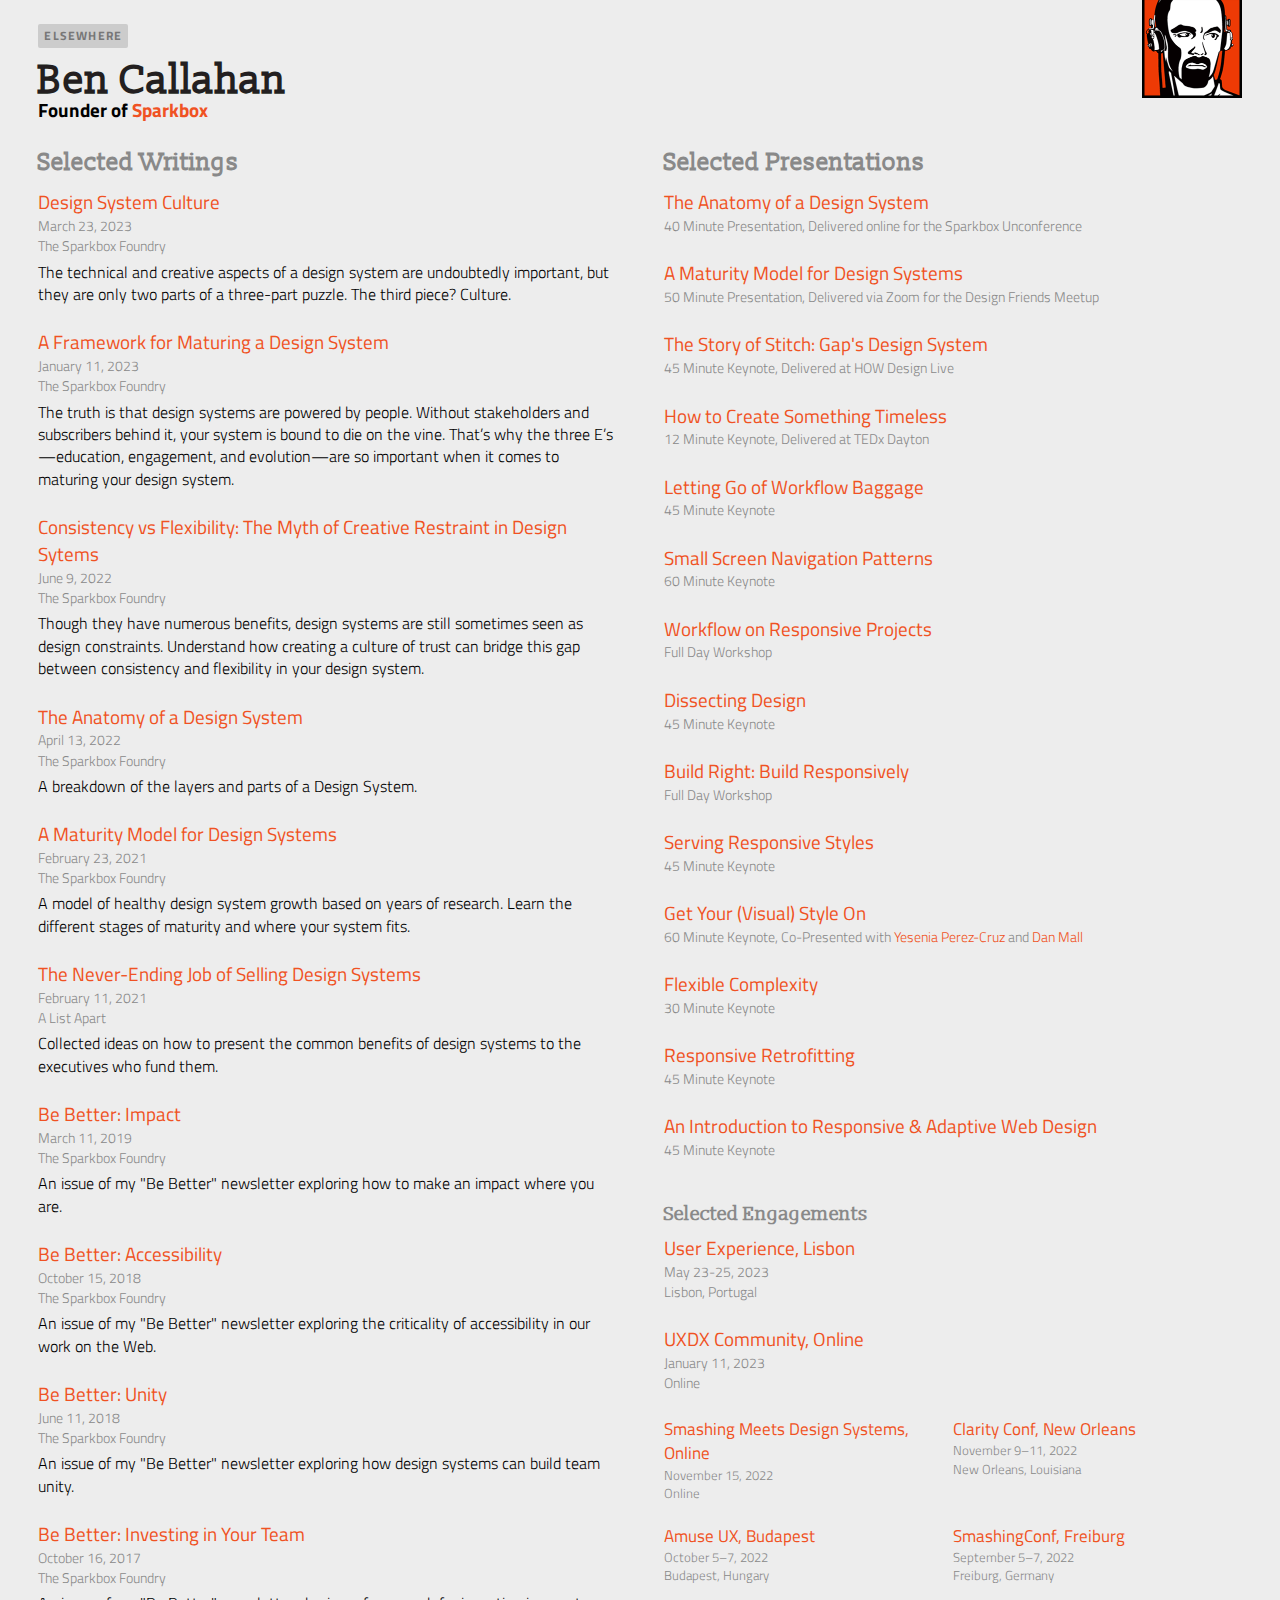
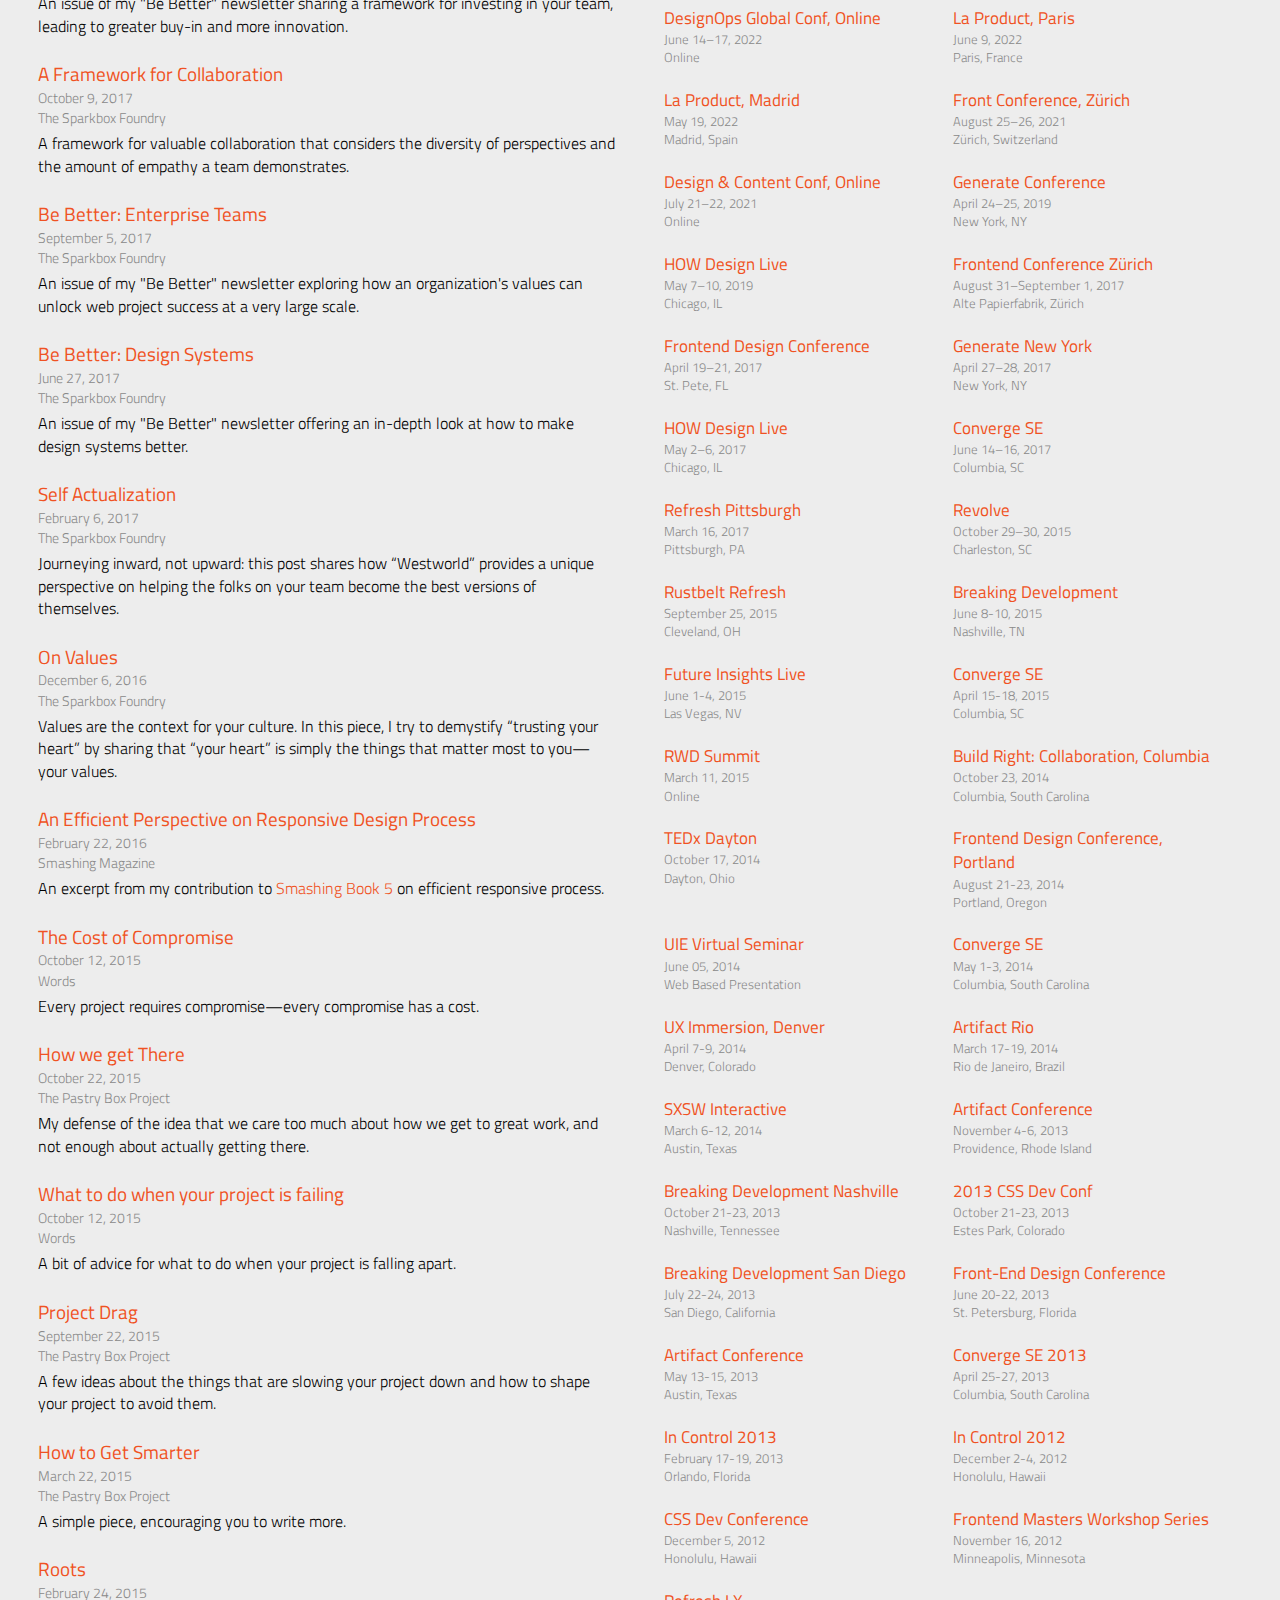
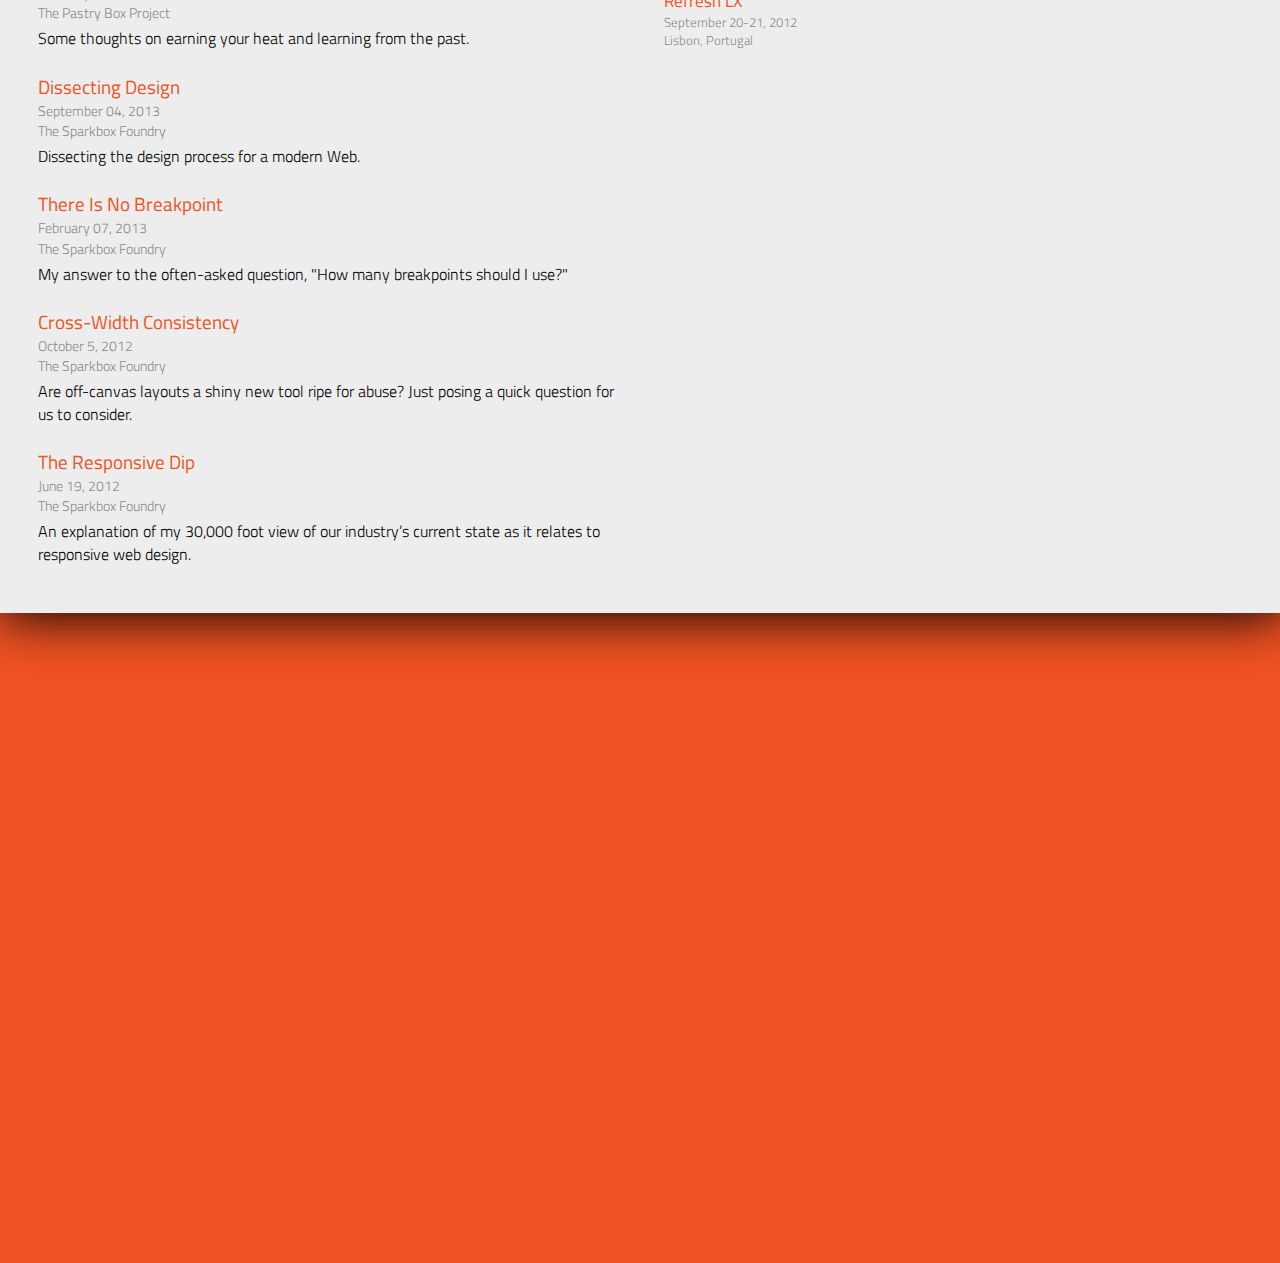
<file: index.html>
<!doctype html>
<!--[if lt IE 7]> <html class="no-js no-mq lt-ie9 lt-ie8 lt-ie7" lang="en"> <![endif]-->
<!--[if IE 7]>    <html class="no-js no-mq lt-ie9 lt-ie8 ie7" lang="en"> <![endif]-->
<!--[if IE 8]>    <html class="no-js no-mq lt-ie9 ie8" lang="en"> <![endif]-->
<!--[if gt IE 8]><!--> <html class="no-js mq" lang="en"> <!--<![endif]-->
<head>
  <meta charset="utf-8">
  <title>Ben Callahan</title>
  <meta name="description" content="Ben Callahan is Founder of Sparkbox. A design system researcher, an author, and a speaker with a focus on building more flexible teams capable of building a more flexible Web.">
  <meta name="viewport" content="width=device-width,initial-scale=1.0">

  <link href='https://fonts.googleapis.com/css?family=Slabo+13px' rel='stylesheet' type='text/css'>
  <link href='https://fonts.googleapis.com/css?family=Titillium+Web' rel='stylesheet' type='text/css'>

  <!--[if (gte IE 9) | (IEMobile)]><!-->
    <link href="c/mq.css" rel="stylesheet">
  <!--<![endif]-->

  <!--[if (lt IE 9) & (!IEMobile)]>
    <link href="c/no-mq.css" rel="stylesheet">
  <![endif]-->
  
  <link rel="apple-touch-icon" sizes="180x180" href="/apple-touch-icon.png?v=LbGAeo6Rn9">
  <link rel="icon" type="image/png" href="/favicon-32x32.png?v=LbGAeo6Rn9" sizes="32x32">
  <link rel="icon" type="image/png" href="/favicon-16x16.png?v=LbGAeo6Rn9" sizes="16x16">
  <link rel="manifest" href="/manifest.json?v=LbGAeo6Rn9">
  <link rel="mask-icon" href="/safari-pinned-tab.svg?v=LbGAeo6Rn9" color="#f05223">
  <link rel="shortcut icon" href="/favicon.ico?v=LbGAeo6Rn9">
  <meta name="theme-color" content="#ffffff">

</head>
<body>
  <section class="canvas">
    <h1 class="major">Ben Callahan</h1>
    <h4 class="sub-title">Founder of <a href="https://sparkbox.com">Sparkbox</a></h4>

    <div class="group">


      <h2>Selected Presentations</h2>
      <ol>

      <li>
        <a class="drill-down" href="https://youtu.be/DUQzEA_ahyc">The Anatomy of a Design System</a>
        <b class="additional">40 Minute Presentation, Delivered online for the Sparkbox Unconference</b>
      </li>        
        
      <li>
        <a class="drill-down" href="https://www.youtube.com/watch?v=gDivO1v02WU">A Maturity Model for Design Systems</a>
        <b class="additional">50 Minute Presentation, Delivered via Zoom for the Design Friends Meetup</b>
      </li>

      <li>
        <a class="drill-down" href="https://youtu.be/NwHrxl1ajUg">The Story of Stitch: Gap's Design System</a>
        <b class="additional">45 Minute Keynote, Delivered at HOW Design Live</b>
      </li>

      <li>
        <a class="drill-down" href="https://www.youtube.com/watch?v=KipX6pt5Mog">How to Create Something Timeless</a>
        <b class="additional">12 Minute Keynote, Delivered at TEDx Dayton</b>
      </li>

      <li>
        <a class="drill-down" href="https://speakerdeck.com/bencallahan/letting-go-of-workflow-baggage">Letting Go of Workflow Baggage</a>
        <b class="additional">45 Minute Keynote</b>
      </li>

      <li>
        <a class="drill-down" href="https://speakerdeck.com/bencallahan/small-screen-navigation-front-end-design-conference-portland-2014">Small Screen Navigation Patterns</a>
        <b class="additional">60 Minute Keynote</b>
      </li>

      <li>
        <a class="drill-down" href="https://speakerdeck.com/bencallahan/workflow-on-rwd-projects">Workflow on Responsive Projects</a>
        <b class="additional">Full Day Workshop</b>
      </li>

      <li>
        <a class="drill-down" href="https://speakerdeck.com/bencallahan/dissecting-design">Dissecting Design</a>
        <b class="additional">45 Minute Keynote</b>
      </li>

      <li>
        <a class="drill-down" href="https://speakerdeck.com/bencallahan/build-responsively-2013-artifact-providence-ri">Build Right: Build Responsively</a>
        <b class="additional">Full Day Workshop</b>
      </li>

      <li>
        <a class="drill-down" href="https://speakerdeck.com/bencallahan/serving-rwd-styles">Serving Responsive Styles</a>
        <b class="additional">45 Minute Keynote</b>
      </li>

      <li>
        <a class="drill-down" href="https://speakerdeck.com/bencallahan/get-your-visual-style-on">Get Your (Visual) Style On</a>
        <b class="additional">60 Minute Keynote, Co-Presented with <a href="https://twitter.com/yeseniaa">Yesenia Perez-Cruz</a> and <a href="https://twitter.com/danielmall">Dan Mall</a></b>
      </li>

      <li>
        <a class="drill-down" href="https://speakerdeck.com/bencallahan/flexible-complexity">Flexible Complexity</a>
        <b class="additional">30 Minute Keynote</b>
      </li>

      <li>
        <a class="drill-down" href="https://speakerdeck.com/bencallahan/responsive-retrofitting-from-css-dev-conf-2012-in-honolulu-hi">Responsive Retrofitting</a>
        <b class="additional">45 Minute Keynote</b>
      </li>

      <li>
        <a class="drill-down" href="https://speakerdeck.com/bencallahan/an-introduction-to-responsive-adaptive-web-design">An Introduction to Responsive &amp; Adaptive Web Design</a>
        <b class="additional">45 Minute Keynote</b>
      </li>

      </ol>


      <h3>Selected Engagements</h3>
      <ol>

      <li>
        <a class="drill-down" href="https://www.ux-lx.com">User Experience, Lisbon</a>
        <time datetime="2023-05-23">May 23-25, 2023</time>
        <b class="additional">Lisbon, Portugal</b>
      </li>  

      <li>
        <a class="drill-down" href="https://uxdx.com/session/maturing-design-systems/">UXDX Community, Online</a>
        <time datetime="2023-11-01">January 11, 2023</time>
        <b class="additional">Online</b>
      </li>

      </ol>

      <ol class="past">

      <li>
        <a class="drill-down" href="https://smashingconf.com/meets-design-systems">Smashing Meets Design Systems, Online</a>
        <time datetime="2022-11-15">November 15, 2022</time>
        <b class="additional">Online</b>
      </li>
        
      <li>
        <a class="drill-down" href="https://www.clarityconf.com/person/ben-callahan">Clarity Conf, New Orleans</a>
        <time datetime="2022-11-09">November 9–11, 2022</time>
        <b class="additional">New Orleans, Louisiana</b>
      </li>  

      <li>
        <a class="drill-down" href="https://amuseconf.com/speakers#ben-callahan">Amuse UX, Budapest</a>
        <time datetime="2022-10-05">October 5–7, 2022</time>
        <b class="additional">Budapest, Hungary</b>
      </li>  

      <li>
        <a class="drill-down" href="https://smashingconf.com/freiburg-2022/speakers/ben-callahan/">SmashingConf, Freiburg</a>
        <time datetime="2022-09-05">September 5–7, 2022</time>
        <b class="additional">Freiburg, Germany</b>
      </li>  

      <li>
        <a class="drill-down" href="https://designops-conference.com/ben-callahan/">DesignOps Global Conf, Online</a>
        <time datetime="2022-06-14">June 14–17, 2022</time>
        <b class="additional">Online</b>
      </li>  

        <li>
        <a class="drill-down" href="https://www.laproductconf.com/paris/lpc">La Product, Paris</a>
        <time datetime="2022-06-09">June 9, 2022</time>
        <b class="additional">Paris, France</b>
      </li>  

      <li>
        <a class="drill-down" href="https://www.laproductconf.com/madrid/lpc">La Product, Madrid</a>
        <time datetime="2022-05-19">May 19, 2022</time>
        <b class="additional">Madrid, Spain</b>
      </li>  
      <li>
        <a class="drill-down" href="https://frontconference.com/speakers/ben-callahan">Front Conference, Zürich</a>
        <time datetime="2021-08-25">August 25–26, 2021</time>
        <b class="additional">Zürich, Switzerland</b>
      </li>

      <li>
        <a class="drill-down" href="https://content.design/talk/a-maturity-model-for-design-systems">Design & Content Conf, Online</a>
        <time datetime="2021-07-21">July 21–22, 2021</time>
        <b class="additional">Online</b>
      </li>

      <li>
        <a class="drill-down" href="https://www.generateconf.com/">Generate Conference</a>
        <time datetime="2019-04-24">April 24–25, 2019</time>
        <b class="additional">New York, NY</b>
      </li>

      <li>
        <a class="drill-down" href="https://www.howdesignlive.com/">HOW Design Live</a>
        <time datetime="2019-05-07">May 7–10, 2019</time>
        <b class="additional">Chicago, IL</b>
      </li>

      <li>
        <a class="drill-down" href="https://www.frontendconf.ch/">Frontend Conference Zürich</a>
        <time datetime="2017-08-31">August 31–September 1, 2017</time>
        <b class="additional">Alte Papierfabrik, Zürich</b>
      </li>

      <li>
        <a class="drill-down" href="https://frontenddesignconference.com/">Frontend Design Conference</a>
        <time datetime="2017-04-21">April 19–21, 2017</time>
        <b class="additional">St. Pete, FL</b>
      </li>

      <li>
        <a class="drill-down" href="https://www.generateconf.com/new-york-2017/">Generate New York</a>
        <time datetime="2017-04-28">April 27–28, 2017</time>
        <b class="additional">New York, NY</b>
      </li>

      <li>
        <a class="drill-down" href="https://howdesignlive.com/">HOW Design Live</a>
        <time datetime="2017-05-02">May 2–6, 2017</time>
        <b class="additional">Chicago, IL</b>
      </li>

      <li>
        <a class="drill-down" href="https://convergese.com">Converge SE</a>
        <time datetime="2017-06-14">June 14–16, 2017</time>
        <b class="additional">Columbia, SC</b>
      </li>
      <li>
        <a class="drill-down" href="https://www.refreshpittsburgh.org/2017/03/march-2017-meetup/">Refresh Pittsburgh</a>
        <time datetime="2017-03-16">March 16, 2017</time>
        <b class="additional">Pittsburgh, PA</b>
      </li>

      <li>
        <a class="drill-down" href="https://revolveconference.com/">Revolve</a>
        <time datetime="2015-10-29">October 29–30, 2015</time>
        <b class="additional">Charleston, SC</b>
      </li>
<!--
      <li>
        <a class="drill-down" href="https://bdconf.com/events/washington-dc/">Breaking Development</a>
        <time datetime="2015-10-21">October 21-23, 2015</time>
        <b class="additional">Washington DC</b>
      </li>
 -->
      <li>
        <a class="drill-down" href="https://rustbeltrefresh.com/">Rustbelt Refresh</a>
        <time datetime="2015-09-25">September 25, 2015</time>
        <b class="additional">Cleveland, OH</b>
      </li>

      <li>
        <a class="drill-down" href="https://bdconf.com/events/nashville/">Breaking Development</a>
        <time datetime="2015-06-08">June 8-10, 2015</time>
        <b class="additional">Nashville, TN</b>
      </li>

      <li>
        <a class="drill-down" href="https://futureinsightslive.com/las-vegas-2015/">Future Insights Live</a>
        <time datetime="2015-06-01">June 1-4, 2015</time>
        <b class="additional">Las Vegas, NV</b>
      </li>

      <li>
        <a class="drill-down" href="https://convergese.com/">Converge SE</a>
        <time datetime="2015-04-15">April 15-18, 2015</time>
        <b class="additional">Columbia, SC</b>
      </li>

      <li>
        <a class="drill-down" href="https://environmentsforhumans.com/2015/responsive-web-design-summit/">RWD Summit</a>
        <time datetime="2015-03-11">March 11, 2015</time>
        <b class="additional">Online</b>
      </li>
<!--
      <li>
        <a class="drill-down" href="https://www.refreshpittsburgh.org/2014/11/november-2014-meetup/">Pittsburgh Refresh</a>
        <time datetime="2014-11-18">Nov 18, 2014</time>
        <b class="additional">Pittsburgh, Pennsylvania</b>
      </li>

      <li>
        <a class="drill-down" href="https://bdconf.com/events/orlando-2014/">Breaking Development, Orlando</a>
        <time datetime="2014-11-03">Nov 3-5, 2014</time>
        <b class="additional">Orlando, Florida</b>
      </li>
 -->
      <li>
        <a class="drill-down" href="https://soco-work.com/collaboration/">Build Right: Collaboration, Columbia</a>
        <time datetime="2014-10-23">October 23, 2014</time>
        <b class="additional">Columbia, South Carolina</b>
      </li>

      <li>
        <a class="drill-down" href="https://tedxdayton.com">TEDx Dayton</a>
        <time datetime="2014-10-17">October 17, 2014</time>
        <b class="additional">Dayton, Ohio</b>
      </li>
<!--
      <li>
        <a class="drill-down" href="https://lanyrd.com/2014/web-afternoon-charleston/">Web Afternoon, Charleston</a>
        <time datetime="2014-10-04">October 4, 2014</time>
        <b class="additional">Charleston, South Carolina</b>
      </li>
 -->
      <li>
        <a class="drill-down" href="https://frontenddesignconference.com/portland">Frontend Design Conference, Portland</a>
        <time datetime="2014-08-21">August 21-23, 2014</time>
        <b class="additional">Portland, Oregon</b>
      </li>
<!--
      <li>
        <a class="drill-down" href="https://bdconf.com/events/nashville-2014/">Breaking Development, Nashville</a>
        <time datetime="2014-07-28">July 28-30, 2014</time>
        <b class="additional">Nashville, Tennessee</b>
      </li>

      <li>
        <a class="drill-down" href="https://environmentsforhumans.com/2014/css-summit/">2014 CSS Summit</a>
        <time datetime="2014-07-17">July 15-17, 2014</time>
        <b class="additional">Online</b>
      </li>

      <li>
        <a class="drill-down" href="https://madisonpl.us/ux/">Madison+ UX, Madison</a>
        <time datetime="2014-07-10">July 10-12, 2014</time>
        <b class="additional">Madison, Wisconsin</b>
      </li>
-->

      <li>
        <a class="drill-down" href="https://www.uie.com/events/virtual_seminars/">UIE Virtual Seminar</a>
        <time datetime="2014-06-05">June 05, 2014</time>
        <b class="additional">Web Based Presentation</b>
      </li>

      <li>
        <a class="drill-down" href="https://convergese.com/">Converge SE</a>
        <time datetime="2014-05-01">May 1-3, 2014</time>
        <b class="additional">Columbia, South Carolina</b>
      </li>

      <li>
        <a class="drill-down" href="https://uxim14.uie.com/">UX Immersion, Denver</a>
        <time datetime="2014-04-07">April 7-9, 2014</time>
        <b class="additional">Denver, Colorado</b>
      </li>

      <li>
        <a class="drill-down" href="https://artifactconf.com">Artifact Rio</a>
        <time datetime="2014-03-17">March 17-19, 2014</time>
        <b class="additional">Rio de Janeiro, Brazil</b>
      </li>

      <li>
        <a class="drill-down" href="https://sxsw.com">SXSW Interactive</a>
        <time datetime="2014-03-06">March 6-12, 2014</time>
        <b class="additional">Austin, Texas</b>
      </li>

      <li>
        <a class="drill-down" href="https://artifactconf.com">Artifact Conference</a>
        <time datetime="2013-11-04">November 4-6, 2013</time>
        <b class="additional">Providence, Rhode Island</b>
      </li>

      <li>
        <a class="drill-down" href="https://bdconf.com">Breaking Development Nashville</a>
        <time datetime="2013-10-21">October 21-23, 2013</time>
        <b class="additional">Nashville, Tennessee</b>
      </li>

      <li>
        <a class="drill-down" href="https://2013.cssdevconf.com/">2013 CSS Dev Conf</a>
        <time datetime="2013-10-23">October 21-23, 2013</time>
        <b class="additional">Estes Park, Colorado</b>
      </li>
<!--
      <li>
        <a class="drill-down" href="https://convergerva.com/">Converge RVA</a>
        <time datetime="2013-10-11">October 11-12, 2013</time>
        <b class="additional">Richmond, Virginia</b>
      </li>

      <li>
        <a class="drill-down" href="https://convergefl.com/">Converge FL</a>
        <time datetime="2013-09-12">September 12-13, 2013</time>
        <b class="additional">Jacksonville, Florida</b>
      </li>
-->

      <li>
        <a class="drill-down" href="https://bdconf.com">Breaking Development San Diego</a>
        <time datetime="2013-07-22">July 22-24, 2013</time>
        <b class="additional">San Diego, California</b>
      </li>

      <li>
        <a class="drill-down" href="https://frontenddesignconference.com/">Front-End Design Conference</a>
        <time datetime="2013-06-20">June 20-22, 2013</time>
        <b class="additional">St. Petersburg, Florida</b>
      </li>

      <li>
        <a class="drill-down" href="https://artifactconf.com/">Artifact Conference</a>
        <time datetime="2013-05-13">May 13-15, 2013</time>
        <b class="additional">Austin, Texas</b>
      </li>

      <li>
        <a class="drill-down" href="https://convergese.com/">Converge SE 2013</a>
        <time datetime="2013-04-25">April 25-27, 2013</time>
        <b class="additional">Columbia, South Carolina</b>
      </li>

      <li>
        <a class="drill-down" href="https://2013.incontrolconference.com/">In Control 2013</a>
        <time datetime="2013-02-17">February 17-19, 2013</time>
        <b class="additional">Orlando, Florida</b>
      </li>

      <li>
        <a class="drill-down" href="https://incontrolconference.com/">In Control 2012</a>
        <time datetime="2012-12-02">December 2-4, 2012</time>
        <b class="additional">Honolulu, Hawaii</b>
      </li>

      <li>
        <a class="drill-down" href="https://cssdevconf.com/">CSS Dev Conference</a>
        <time datetime="2012-12-05">December 5, 2012</time>
        <b class="additional">Honolulu, Hawaii</b>
      </li>

      <li>
        <a class="drill-down" href="https://frontendmasters.com/">Frontend Masters Workshop Series</a>
        <time datetime="2012-11-16">November 16, 2012</time>
        <b class="additional">Minneapolis, Minnesota</b>
      </li>

      <li>
        <a class="drill-down" href="https://refresh-lx.com">Refresh LX</a>
        <time datetime="2012-09-20">September 20-21, 2012</time>
        <b class="additional">Lisbon, Portugal</b>
      </li>
      </ol>
    </div>

    <div class="group">
      <h2>Selected Writings</h2>
      <ol>
        
      <li>
        <a class="drill-down" href="https://sparkbox.com/foundry/compatability_of_organizational_culture_and_design_system_team_subculture_important_to_succes_of_a_design_system">Design System Culture</a>
        <time datetime="2023-03-23">March 23, 2023</time>
        <b class="additional">The Sparkbox Foundry</b>
        <p class="summary">The technical and creative aspects of a design system are undoubtedly important, but they are only two parts of a three-part puzzle. The third piece? Culture.</p>
      </li>

      <li>
        <a class="drill-down" href="https://foundry.sparkbox.com/foundry/mature_a_design_system_consider_subscribers_stakeholders_iteration_education_engagement_evolution">A Framework for Maturing a Design System</a>
        <time datetime="2023-01-11">January 11, 2023</time>
        <b class="additional">The Sparkbox Foundry</b>
        <p class="summary">The truth is that design systems are powered by people. Without stakeholders and subscribers behind it, your system is bound to die on the vine. That’s why the three E’s—education, engagement, and evolution—are so important when it comes to maturing your design system.</p>
      </li>

      <li>
        <a class="drill-down" href="https://sparkbox.com/foundry/design_system_consistency_versus_flexibility_design_system_constraints">Consistency vs Flexibility: The Myth of Creative Restraint in Design Sytems</a>
        <time datetime="2022-06-09">June 9, 2022</time>
        <b class="additional">The Sparkbox Foundry</b>
        <p class="summary">Though they have numerous benefits, design systems are still sometimes seen as design constraints. Understand how creating a culture of trust can bridge this gap between consistency and flexibility in your design system.</p>
      </li>

      <li>
        <a class="drill-down" href="https://sparkbox.com/foundry/design_system_makeup_design_system_layers_parts_of_a_design_system">The Anatomy of a Design System</a>
        <time datetime="2022-04-13">April 13, 2022</time>
        <b class="additional">The Sparkbox Foundry</b>
        <p class="summary">A breakdown of the layers and parts of a Design System.</p>
      </li>

      <li>
        <a class="drill-down" href="https://sparkbox.com/foundry/design_system_maturity_model">A Maturity Model for Design Systems</a>
        <time datetime="2021-02-23">February 23, 2021</time>
        <b class="additional">The Sparkbox Foundry</b>
        <p class="summary">A model of healthy design system growth based on years of research. Learn the different stages of maturity and where your system fits.</p>
      </li>
        
      <li>
        <a class="drill-down" href="https://alistapart.com/article/selling-design-systems/">The Never-Ending Job of Selling Design Systems</a>
        <time datetime="2021-02-11">February 11, 2021</time>
        <b class="additional">A List Apart</b>
        <p class="summary">Collected ideas on how to present the common benefits of design systems to the executives who fund them.</p>
      </li>
        
      <li>
        <a class="drill-down" href="https://seesparkbox.com/foundry/creating_an_impact_through_learning">Be Better: Impact</a>
        <time datetime="2019-03-11">March 11, 2019</time>
        <b class="additional">The Sparkbox Foundry</b>
        <p class="summary">An issue of my "Be Better" newsletter exploring how to make an impact where you are.</p>
      </li>

      <li>
        <a class="drill-down" href="https://seesparkbox.com/foundry/website_accessibility_through_responsive_web_design">Be Better: Accessibility</a>
        <time datetime="2018-10-15">October 15, 2018</time>
        <b class="additional">The Sparkbox Foundry</b>
        <p class="summary">An issue of my "Be Better" newsletter exploring the criticality of accessibility in our work on the Web.</p>
      </li>

      <li>
        <a class="drill-down" href="https://seesparkbox.com/foundry/be_better_unity">Be Better: Unity</a>
        <time datetime="2018-06-11">June 11, 2018</time>
        <b class="additional">The Sparkbox Foundry</b>
        <p class="summary">An issue of my "Be Better" newsletter exploring how design systems can build team unity.</p>
      </li>
        
      <li>
        <a class="drill-down" href="https://seesparkbox.com/foundry/be_better_investing_in_your_team">Be Better: Investing in Your Team</a>
        <time datetime="2017-10-09">October 16, 2017</time>
        <b class="additional">The Sparkbox Foundry</b>
        <p class="summary">An issue of my "Be Better" newsletter sharing a framework for investing in your team, leading to greater buy-in and more innovation.</p>
      </li>

      <li>
        <a class="drill-down" href="https://seesparkbox.com/foundry/a_framework_for_collaboration">A Framework for Collaboration</a>
        <time datetime="2017-10-09">October 9, 2017</time>
        <b class="additional">The Sparkbox Foundry</b>
        <p class="summary">A framework for valuable collaboration that considers the diversity of perspectives and the amount of empathy a team demonstrates.</p>
      </li>
                                                     
      <li>
        <a class="drill-down" href="https://seesparkbox.com/foundry/be_better_enterprise_teams">Be Better: Enterprise Teams</a>
        <time datetime="2017-09-05">September 5, 2017</time>
        <b class="additional">The Sparkbox Foundry</b>
        <p class="summary">An issue of my "Be Better" newsletter exploring how an organization's values can unlock web project success at a very large scale.</p>
      </li>

      <li>
        <a class="drill-down" href="https://seesparkbox.com/foundry/be_better_design_systems">Be Better: Design Systems</a>
        <time datetime="2017-06-27">June 27, 2017</time>
        <b class="additional">The Sparkbox Foundry</b>
        <p class="summary">An issue of my "Be Better" newsletter offering an in-depth look at how to make design systems better.</p>
      </li>

      <li>
        <a class="drill-down" href="https://seesparkbox.com/foundry/self_actualization">Self Actualization</a>
        <time datetime="2017-02-06">February 6, 2017</time>
        <b class="additional">The Sparkbox Foundry</b>
        <p class="summary">Journeying inward, not upward: this post shares how “Westworld” provides a unique perspective on helping the folks on your team become the best versions of themselves.</p>
      </li>

      <li>
        <a class="drill-down" href="https://seesparkbox.com/foundry/on_values">On Values</a>
        <time datetime="2016-12-06">December 6, 2016</time>
        <b class="additional">The Sparkbox Foundry</b>
        <p class="summary">Values are the context for your culture. In this piece, I try to demystify “trusting your heart” by sharing that “your heart” is simply the things that matter most to you—your values.</p>
      </li>

      <li>
        <a class="drill-down" href="https://www.smashingmagazine.com/2016/02/efficient-responsive-design-process/">An Efficient Perspective on Responsive Design Process</a>
        <time datetime="2016-02-22">February 22, 2016</time>
        <b class="additional">Smashing Magazine</b>
        <p class="summary">An excerpt from my contribution to <a href="https://www.smashingmagazine.com/2015/03/real-life-responsive-web-design-smashing-book-5/#your-smashing-book">Smashing Book 5</a> on efficient responsive process.</p>
      </li>

      <li>
        <a class="drill-down" href="https://prose.bencallahan.com/the-cost-of-compromise/">The Cost of Compromise</a>
        <time datetime="2015-10-26">October 12, 2015</time>
        <b class="additional">Words</b>
        <p class="summary">Every project requires compromise—every compromise has a cost.</p>
      </li>

      <li>
        <a class="drill-down" href="https://the-pastry-box-project.net/ben-callahan/2015-october-22">How we get There</a>
        <time datetime="2015-10-22">October 22, 2015</time>
        <b class="additional">The Pastry Box Project</b>
        <p class="summary">My defense of the idea that we care too much about how we get to great work, and not enough about actually getting there.</p>
      </li>

      <li>
        <a class="drill-down" href="https://prose.bencallahan.com/what-to-do-when-your-project-is-failing/">What to do when your project is failing</a>
        <time datetime="2015-10-12">October 12, 2015</time>
        <b class="additional">Words</b>
        <p class="summary">A bit of advice for what to do when your project is falling apart.</p>
      </li>

      <li>
        <a class="drill-down" href="https://the-pastry-box-project.net/ben-callahan/2015-september-22">Project Drag</a>
        <time datetime="2015-09-22">September 22, 2015</time>
        <b class="additional">The Pastry Box Project</b>
        <p class="summary">A few ideas about the things that are slowing your project down and how to shape your project to avoid them.</p>
      </li>

      <li>
        <a class="drill-down" href="https://the-pastry-box-project.net/ben-callahan/2015-march-22">How to Get Smarter</a>
        <time datetime="2015-03-22">March 22, 2015</time>
        <b class="additional">The Pastry Box Project</b>
        <p class="summary">A simple piece, encouraging you to write more.</p>
      </li>

      <li>
        <a class="drill-down" href="https://the-pastry-box-project.net/ben-callahan/2015-february-24">Roots</a>
        <time datetime="2015-02-24">February 24, 2015</time>
        <b class="additional">The Pastry Box Project</b>
        <p class="summary">Some thoughts on earning your heat and learning from the past.</p>
      </li>

      <li>
        <a class="drill-down" href="https://seesparkbox.com/foundry/dissecting_design">Dissecting Design</a>
        <time datetime="2013-09-04">September 04, 2013</time>
        <b class="additional">The Sparkbox Foundry</b>
        <p class="summary">Dissecting the design process for a modern Web.</p>
      </li>

      <li>
        <a class="drill-down" href="https://seesparkbox.com/foundry/there_is_no_breakpoint">There Is No Breakpoint</a>
        <time datetime="2013-02-07">February 07, 2013</time>
        <b class="additional">The Sparkbox Foundry</b>
        <p class="summary">My answer to the often-asked question, "How many breakpoints should I use?"</p>
      </li>

      <li>
        <a class="drill-down" href="https://seesparkbox.com/foundry/cross_width_consistency">Cross-Width Consistency</a>
        <time datetime="2012-10-05">October 5, 2012</time>
        <b class="additional">The Sparkbox Foundry</b>
        <p class="summary">Are off-canvas layouts a shiny new tool ripe for abuse? Just posing a quick question for us to consider.</p>
      </li>

      <li>
        <a class="drill-down" href="https://seesparkbox.com/foundry/the_responsive_dip">The Responsive Dip</a>
        <time datetime="2012-06-19">June 19, 2012</time>
        <b class="additional">The Sparkbox Foundry</b>
        <p class="summary">An explanation of my 30,000 foot view of our industry&rsquo;s current state as it relates to responsive web design.</p>
      </li>
      </ol>
    </div>


  </section> <!-- .canvas -->

  <aside>
    <h3 class="aka">Elsewhere</h3>
    <ul class="aka-details">
      <li><a href="https://sparkbox.com">Sparkbox</a></li>
      <li><a href="https://prose.bencallahan.com">Prose</a></li>
      <li><a href="https://twitter.com/bencallahan">Twitter</a></li>
      <li><a href="https://instagram.com/bencallahan">Instagram</a></li>
      <li><a href="https://poetry.bencallahan.com/">Poetry</a></li>
      <li><a rel="me" href="https://techhub.social/@bencallahan">Mastodon</a></li>
      <li><a href="https://speakerdeck.com/u/bencallahan">Speakerdeck</a></li>
    </ul>
  </aside>


  <script src="//ajax.googleapis.com/ajax/libs/jquery/1.8.2/jquery.min.js"></script>
  <script>window.jQuery || document.write('<script src="j/libs/jquery-1.8.2.min.js"><\/script>')</script>
  <script src="j/main-min.js"></script>


  <script>
    var _gaq=[['_setAccount','UA-373329-7'],['_trackPageview']];
    (function(d,t){var g=d.createElement(t),s=d.getElementsByTagName(t)[0];
    g.src=('https:'==location.protocol?'//ssl':'//www')+'.google-analytics.com/ga.js';
    s.parentNode.insertBefore(g,s)}(document,'script'));
  </script>

</body>
</html>
</file>
<file: c/mq.css>
@-ms-viewport {
  width: device-width; }
/*! normalize.css v2.0.1 | MIT License | git.io/normalize */
/* ==========================================================================
   HTML5 display definitions
   ========================================================================== */
* {
  -moz-box-sizing: border-box;
  -webkit-box-sizing: border-box;
  box-sizing: border-box; }

/*
 * Corrects `block` display not defined in IE 8/9.
 */
article,
aside,
details,
figcaption,
figure,
footer,
header,
hgroup,
nav,
section,
summary {
  display: block; }

/*
 * Corrects `inline-block` display not defined in IE 8/9.
 */
audio,
canvas,
video {
  display: inline-block; }

/*
 * Prevents modern browsers from displaying `audio` without controls.
 * Remove excess height in iOS 5 devices.
 */
audio:not([controls]) {
  display: none;
  height: 0; }

/*
 * Addresses styling for `hidden` attribute not present in IE 8/9.
 */
[hidden] {
  display: none; }

/* ==========================================================================
   Base
   ========================================================================== */
/*
 * 1. Sets default font family to sans-serif.
 * 2. Prevents iOS text size adjust after orientation change, without disabling
 *    user zoom.
 */
html {
  font-family: sans-serif;
  /* 1 */
  -webkit-text-size-adjust: 100%;
  /* 2 */
  -ms-text-size-adjust: 100%;
  /* 2 */ }

/*
 * Removes default margin.
 */
body {
  margin: 0; }

/* ==========================================================================
   Links
   ========================================================================== */
/*
 * Addresses `outline` inconsistency between Chrome and other browsers.
 */
a:focus {
  outline: thin dotted; }

/*
 * Improves readability when focused and also mouse hovered in all browsers.
 */
a:active,
a:hover {
  outline: 0; }

/* ==========================================================================
   Typography
   ========================================================================== */
/*
 * Addresses `h1` font sizes within `section` and `article` in Firefox 4+,
 * Safari 5, and Chrome.
 */
h1 {
  font-size: 2em; }

/*
 * Addresses styling not present in IE 8/9, Safari 5, and Chrome.
 */
abbr[title] {
  border-bottom: 1px dotted; }

/*
 * Addresses style set to `bolder` in Firefox 4+, Safari 5, and Chrome.
 */
b,
strong {
  font-weight: bold; }

/*
 * Addresses styling not present in Safari 5 and Chrome.
 */
dfn {
  font-style: italic; }

/*
 * Addresses styling not present in IE 8/9.
 */
mark {
  background: #ff0;
  color: #000; }

/*
 * Corrects font family set oddly in Safari 5 and Chrome.
 */
code,
kbd,
pre,
samp {
  font-family: monospace, serif;
  font-size: 1em; }

/*
 * Improves readability of pre-formatted text in all browsers.
 */
pre {
  white-space: pre;
  white-space: pre-wrap;
  word-wrap: break-word; }

/*
 * Sets consistent quote types.
 */
q {
  quotes: "\201C" "\201D" "\2018" "\2019"; }

/*
 * Addresses inconsistent and variable font size in all browsers.
 */
small {
  font-size: 80%; }

/*
 * Prevents `sub` and `sup` affecting `line-height` in all browsers.
 */
sub,
sup {
  font-size: 75%;
  line-height: 0;
  position: relative;
  vertical-align: baseline; }

sup {
  top: -0.5em; }

sub {
  bottom: -0.25em; }

/* ==========================================================================
   Embedded content
   ========================================================================== */
/*
 * Removes border when inside `a` element in IE 8/9.
 */
img {
  border: 0; }

/*
 * Corrects overflow displayed oddly in IE 9.
 */
svg:not(:root) {
  overflow: hidden; }

/* ==========================================================================
   Figures
   ========================================================================== */
/*
 * Addresses margin not present in IE 8/9 and Safari 5.
 */
figure {
  margin: 0; }

/* ==========================================================================
   Forms
   ========================================================================== */
/*
 * Define consistent border, margin, and padding.
 */
fieldset {
  border: 1px solid #c0c0c0;
  margin: 0 2px;
  padding: 0.35em 0.625em 0.75em; }

/*
 * 1. Corrects color not being inherited in IE 8/9.
 * 2. Remove padding so people aren't caught out if they zero out fieldsets.
 */
legend {
  border: 0;
  /* 1 */
  padding: 0;
  /* 2 */ }

/*
 * 1. Corrects font family not being inherited in all browsers.
 * 2. Corrects font size not being inherited in all browsers.
 * 3. Addresses margins set differently in Firefox 4+, Safari 5, and Chrome
 */
button,
input,
select,
textarea {
  font-family: inherit;
  /* 1 */
  font-size: 100%;
  /* 2 */
  margin: 0;
  /* 3 */ }

/*
 * Addresses Firefox 4+ setting `line-height` on `input` using `!important` in
 * the UA stylesheet.
 */
button,
input {
  line-height: normal; }

/*
 * 1. Avoid the WebKit bug in Android 4.0.* where (2) destroys native `audio`
 *    and `video` controls.
 * 2. Corrects inability to style clickable `input` types in iOS.
 * 3. Improves usability and consistency of cursor style between image-type
 *    `input` and others.
 */
button,
html input[type="button"],
input[type="reset"],
input[type="submit"] {
  -webkit-appearance: button;
  /* 2 */
  cursor: pointer;
  /* 3 */ }

/*
 * Re-set default cursor for disabled elements.
 */
button[disabled],
input[disabled] {
  cursor: default; }

/*
 * 1. Addresses box sizing set to `content-box` in IE 8/9.
 * 2. Removes excess padding in IE 8/9.
 */
input[type="checkbox"],
input[type="radio"] {
  box-sizing: border-box;
  /* 1 */
  padding: 0;
  /* 2 */ }

/*
 * 1. Addresses `appearance` set to `searchfield` in Safari 5 and Chrome.
 * 2. Addresses `box-sizing` set to `border-box` in Safari 5 and Chrome
 *    (include `-moz` to future-proof).
 */
input[type="search"] {
  -webkit-appearance: textfield;
  /* 1 */
  -moz-box-sizing: content-box;
  -webkit-box-sizing: content-box;
  /* 2 */
  box-sizing: content-box; }

/*
 * Removes inner padding and search cancel button in Safari 5 and Chrome
 * on OS X.
 */
input[type="search"]::-webkit-search-cancel-button,
input[type="search"]::-webkit-search-decoration {
  -webkit-appearance: none; }

/*
 * Removes inner padding and border in Firefox 4+.
 */
button::-moz-focus-inner,
input::-moz-focus-inner {
  border: 0;
  padding: 0; }

/*
 * 1. Removes default vertical scrollbar in IE 8/9.
 * 2. Improves readability and alignment in all browsers.
 */
textarea {
  overflow: auto;
  /* 1 */
  vertical-align: top;
  /* 2 */ }

/* ==========================================================================
   Tables
   ========================================================================== */
/*
 * Remove most spacing between table cells.
 */
table {
  border-collapse: collapse;
  border-spacing: 0; }

/*@import "compass";*/
body {
  margin: 0;
  padding: 0;
  background-color: #ededed;
  border-top: 0 black solid;
  -webkit-transition-property: border-top-width;
  -webkit-transition-duration: .25s;
  -moz-transition-property: border-top-width;
  -moz-transition-duration: .25s;
  -ms-transition-property: border-top-width;
  -ms-transition-duration: .25s;
  -o-transition-property: border-top-width;
  -o-transition-duration: .25s;
  transition-property: border-top-width;
  transition-duration: .25s; }
  body.largish {
    background: #f05223 url(../i/ben-logo-768.png) 50% bottom fixed no-repeat; }
    @media (min-width: 90em) {
      body.largish {
        background-position-x: 102%; }
        body.largish .canvas {
          margin-bottom: 0; } }

.canvas {
  margin: 0;
  background-color: #ededed;
  padding: 0 5% 1.5em 5%;
  position: relative;
  float: left;
  z-index: 10; }
  .largish .canvas {
    margin-bottom: 650px;
    -moz-box-shadow: 2px 2px 50px 2px #000;
    -webkit-box-shadow: 2px 2px 50px 2px #000;
    box-shadow: 2px 2px 50px 2px #000; }
  @media (min-width: 36em) {
    .canvas {
      padding: 0 3% 1.5em 3%; } }
  @media (min-width: 90em) {
    .canvas {
      max-width: 75%; } }

a {
  color: #f05223;
  text-decoration: none; }
  a:hover {
    text-decoration: underline; }

h1.major {
  font-family: 'Slabo 13px', serif;
  font-size: 1.75em;
  color: #231f20;
  margin: 0;
  padding: 2.4em 0 0 0; }
  .no-js h1.major {
    padding-top: .5em; }
  @media (min-width: 36em) {
    h1.major {
      font-size: 2.5em;
      padding-top: 1.4em; } }
  .backgroundsize h1.major {
    padding-right: 100px;
    vertical-align: baseline;
    min-height: 97px;
    background: url(../i/ben-logo-200.gif) right top no-repeat;
    background-size: 100px 97.5px; }

h2 {
  font-family: 'Slabo 13px', serif;
  padding: 1em 0 .5em 0;
  margin: 0;
  color: #898989;
  clear: left; }

h4.sub-title {
  font-family: 'Titillium Web', sans-serif;
  margin: -.5em 0 0;
  font-size: 1em; }
  @media (min-width: 36em) {
    h4.sub-title {
      margin-top: -.5em;
      font-size: 1.2em; } }

@media (min-width: 36em) {
  .group {
    width: 48%;
    float: left;
    margin-right: 2%; }
    .group:nth-child(2n + 1) {
      float: right;
      margin: 0; } }
.group ol {
  list-style: none;
  padding: 0;
  margin: 0; }
  .group ol a, .group ol time, .group ol b, .group ol p {
    font-family: 'Titillium Web', sans-serif;
    font-weight: 300;
    font-weight: 300;
    line-height: 1.4em; }
  .group ol time, .group ol b {
    font-size: .9em;
    color: #898989;
    display: block; }
  .group ol a.drill-down {
    font-weight: 500;
    font-size: 1.2em;
    margin-bottom: .25em; }
  .group ol p {
    margin: .25em 0;
    padding: 0; }
  .group ol li {
    margin-bottom: 1.5em; }
.group h3 {
  font-family: 'Slabo 13px', serif;
  color: #898989;
  padding: 1em 0 .5em 0;
  margin: 0; }
.group ol.past {
  font-size: .9em; }

ol.past li {
  width: 100%;
  margin-right: 0; }
  @media (min-width: 20em) {
    ol.past li {
      width: 47%;
      margin-right: 3%;
      float: left;
      clear: left; }
      ol.past li:nth-child(2n) {
        clear: none;
        margin-right: 0; } }
  @media (min-width: 36em) {
    ol.past li {
      width: 100%;
      margin-right: 0; } }
  @media (min-width: 62em) {
    ol.past li {
      width: 47%;
      margin-right: 3%;
      float: left;
      clear: left; }
      ol.past li:nth-child(2n) {
        clear: none;
        margin-right: 0; } }

aside .aka {
  font-family: 'Titillium Web', sans-serif;
  text-transform: uppercase;
  font-size: .75em;
  letter-spacing: .1em;
  padding: .2em .5em;
  background-color: #ccc;
  color: #777;
  -moz-border-radius: 2px;
  -webkit-border-radius: 2px;
  border-radius: 2px;
  cursor: pointer; }
  .js aside .aka {
    position: absolute;
    left: 5%;
    top: 1em;
    z-index: 15;
    -webkit-transition-property: top, background-color, color;
    -webkit-transition-duration: .25s, .5s, .5s;
    -webkit-transition-delay: 0, .4s, .4s;
    -moz-transition-property: top, background-color, color;
    -moz-transition-duration: .25s, .5s, .5s;
    -moz-transition-delay: 0, .4s, .4s;
    -ms-transition-property: top, background-color, color;
    -ms-transition-duration: .25s, .5s, .5s;
    -ms-transition-delay: 0, .4s, .4s;
    -o-transition-property: top, background-color, color;
    -o-transition-duration: .25s, .5s, .5s;
    -o-transition-delay: 0, .4s, .4s;
    transition-property: top, background-color, color;
    transition-duration: .25s, .5s, .5s;
    transition-delay: 0, .4s, .4s; }
    @media (min-width: 36em) {
      .js aside .aka {
        left: 3%; } }
aside .aka-details {
  z-index: 5;
  list-style: none;
  margin: .25em 0 0 0;
  padding: 0; }
  .js aside .aka-details {
    position: absolute;
    width: 100%;
    top: 0;
    left: 0; }
  @media (min-width: 90em) {
    aside .aka-details {
      max-width: 75%; } }
  aside .aka-details li {
    width: 33%;
    float: left;
    text-align: center;
    margin: 0;
    padding: 0; }
  aside .aka-details a {
    font-family: 'Titillium Web', sans-serif;
    display: block;
    color: #999;
    font-size: .8em;
    padding: .75em;
    margin: 0; }
    .js aside .aka-details a:hover {
      color: #fff; }

body.open {
  border-top: 8em solid #000; }
  body.open .aka {
    background-color: #000;
    color: #999; }
    .js body.open .aka {
      top: 11.75em; }

.no-js body .aka {
  display: none; }
.no-js body aside a {
  color: #231f20; }

@media print {
  aside {
    display: none; }

  .largish .canvas {
    margin-bottom: 0; } }
</file>
<file: c/no-mq.css>
@-ms-viewport {
  width: device-width; }
/*! normalize.css v2.0.1 | MIT License | git.io/normalize */
/* ==========================================================================
   HTML5 display definitions
   ========================================================================== */
* {
  -moz-box-sizing: border-box;
  -webkit-box-sizing: border-box;
  box-sizing: border-box; }

/*
 * Corrects `block` display not defined in IE 8/9.
 */
article,
aside,
details,
figcaption,
figure,
footer,
header,
hgroup,
nav,
section,
summary {
  display: block; }

/*
 * Corrects `inline-block` display not defined in IE 8/9.
 */
audio,
canvas,
video {
  display: inline-block; }

/*
 * Prevents modern browsers from displaying `audio` without controls.
 * Remove excess height in iOS 5 devices.
 */
audio:not([controls]) {
  display: none;
  height: 0; }

/*
 * Addresses styling for `hidden` attribute not present in IE 8/9.
 */
[hidden] {
  display: none; }

/* ==========================================================================
   Base
   ========================================================================== */
/*
 * 1. Sets default font family to sans-serif.
 * 2. Prevents iOS text size adjust after orientation change, without disabling
 *    user zoom.
 */
html {
  font-family: sans-serif;
  /* 1 */
  -webkit-text-size-adjust: 100%;
  /* 2 */
  -ms-text-size-adjust: 100%;
  /* 2 */ }

/*
 * Removes default margin.
 */
body {
  margin: 0; }

/* ==========================================================================
   Links
   ========================================================================== */
/*
 * Addresses `outline` inconsistency between Chrome and other browsers.
 */
a:focus {
  outline: thin dotted; }

/*
 * Improves readability when focused and also mouse hovered in all browsers.
 */
a:active,
a:hover {
  outline: 0; }

/* ==========================================================================
   Typography
   ========================================================================== */
/*
 * Addresses `h1` font sizes within `section` and `article` in Firefox 4+,
 * Safari 5, and Chrome.
 */
h1 {
  font-size: 2em; }

/*
 * Addresses styling not present in IE 8/9, Safari 5, and Chrome.
 */
abbr[title] {
  border-bottom: 1px dotted; }

/*
 * Addresses style set to `bolder` in Firefox 4+, Safari 5, and Chrome.
 */
b,
strong {
  font-weight: bold; }

/*
 * Addresses styling not present in Safari 5 and Chrome.
 */
dfn {
  font-style: italic; }

/*
 * Addresses styling not present in IE 8/9.
 */
mark {
  background: #ff0;
  color: #000; }

/*
 * Corrects font family set oddly in Safari 5 and Chrome.
 */
code,
kbd,
pre,
samp {
  font-family: monospace, serif;
  font-size: 1em; }

/*
 * Improves readability of pre-formatted text in all browsers.
 */
pre {
  white-space: pre;
  white-space: pre-wrap;
  word-wrap: break-word; }

/*
 * Sets consistent quote types.
 */
q {
  quotes: "\201C" "\201D" "\2018" "\2019"; }

/*
 * Addresses inconsistent and variable font size in all browsers.
 */
small {
  font-size: 80%; }

/*
 * Prevents `sub` and `sup` affecting `line-height` in all browsers.
 */
sub,
sup {
  font-size: 75%;
  line-height: 0;
  position: relative;
  vertical-align: baseline; }

sup {
  top: -0.5em; }

sub {
  bottom: -0.25em; }

/* ==========================================================================
   Embedded content
   ========================================================================== */
/*
 * Removes border when inside `a` element in IE 8/9.
 */
img {
  border: 0; }

/*
 * Corrects overflow displayed oddly in IE 9.
 */
svg:not(:root) {
  overflow: hidden; }

/* ==========================================================================
   Figures
   ========================================================================== */
/*
 * Addresses margin not present in IE 8/9 and Safari 5.
 */
figure {
  margin: 0; }

/* ==========================================================================
   Forms
   ========================================================================== */
/*
 * Define consistent border, margin, and padding.
 */
fieldset {
  border: 1px solid #c0c0c0;
  margin: 0 2px;
  padding: 0.35em 0.625em 0.75em; }

/*
 * 1. Corrects color not being inherited in IE 8/9.
 * 2. Remove padding so people aren't caught out if they zero out fieldsets.
 */
legend {
  border: 0;
  /* 1 */
  padding: 0;
  /* 2 */ }

/*
 * 1. Corrects font family not being inherited in all browsers.
 * 2. Corrects font size not being inherited in all browsers.
 * 3. Addresses margins set differently in Firefox 4+, Safari 5, and Chrome
 */
button,
input,
select,
textarea {
  font-family: inherit;
  /* 1 */
  font-size: 100%;
  /* 2 */
  margin: 0;
  /* 3 */ }

/*
 * Addresses Firefox 4+ setting `line-height` on `input` using `!important` in
 * the UA stylesheet.
 */
button,
input {
  line-height: normal; }

/*
 * 1. Avoid the WebKit bug in Android 4.0.* where (2) destroys native `audio`
 *    and `video` controls.
 * 2. Corrects inability to style clickable `input` types in iOS.
 * 3. Improves usability and consistency of cursor style between image-type
 *    `input` and others.
 */
button,
html input[type="button"],
input[type="reset"],
input[type="submit"] {
  -webkit-appearance: button;
  /* 2 */
  cursor: pointer;
  /* 3 */ }

/*
 * Re-set default cursor for disabled elements.
 */
button[disabled],
input[disabled] {
  cursor: default; }

/*
 * 1. Addresses box sizing set to `content-box` in IE 8/9.
 * 2. Removes excess padding in IE 8/9.
 */
input[type="checkbox"],
input[type="radio"] {
  box-sizing: border-box;
  /* 1 */
  padding: 0;
  /* 2 */ }

/*
 * 1. Addresses `appearance` set to `searchfield` in Safari 5 and Chrome.
 * 2. Addresses `box-sizing` set to `border-box` in Safari 5 and Chrome
 *    (include `-moz` to future-proof).
 */
input[type="search"] {
  -webkit-appearance: textfield;
  /* 1 */
  -moz-box-sizing: content-box;
  -webkit-box-sizing: content-box;
  /* 2 */
  box-sizing: content-box; }

/*
 * Removes inner padding and search cancel button in Safari 5 and Chrome
 * on OS X.
 */
input[type="search"]::-webkit-search-cancel-button,
input[type="search"]::-webkit-search-decoration {
  -webkit-appearance: none; }

/*
 * Removes inner padding and border in Firefox 4+.
 */
button::-moz-focus-inner,
input::-moz-focus-inner {
  border: 0;
  padding: 0; }

/*
 * 1. Removes default vertical scrollbar in IE 8/9.
 * 2. Improves readability and alignment in all browsers.
 */
textarea {
  overflow: auto;
  /* 1 */
  vertical-align: top;
  /* 2 */ }

/* ==========================================================================
   Tables
   ========================================================================== */
/*
 * Remove most spacing between table cells.
 */
table {
  border-collapse: collapse;
  border-spacing: 0; }

/*@import "compass";*/
body {
  margin: 0;
  padding: 0;
  background-color: #ededed;
  border-top: 0 black solid;
  -webkit-transition-property: border-top-width;
  -webkit-transition-duration: .25s;
  -moz-transition-property: border-top-width;
  -moz-transition-duration: .25s;
  -ms-transition-property: border-top-width;
  -ms-transition-duration: .25s;
  -o-transition-property: border-top-width;
  -o-transition-duration: .25s;
  transition-property: border-top-width;
  transition-duration: .25s; }
  body.largish {
    background: #f05223 url(../i/ben-logo-768.png) 50% bottom fixed no-repeat; }

.canvas {
  margin: 0;
  background-color: #ededed;
  padding: 0 5% 1.5em 5%;
  position: relative;
  float: left;
  z-index: 10;
  padding: 0 3% 1.5em 3%; }
  .largish .canvas {
    margin-bottom: 650px;
    -moz-box-shadow: 2px 2px 50px 2px #000;
    -webkit-box-shadow: 2px 2px 50px 2px #000;
    box-shadow: 2px 2px 50px 2px #000; }

a {
  color: #f05223;
  text-decoration: none; }
  a:hover {
    text-decoration: underline; }

h1.major {
  font-family: 'Slabo 13px', serif;
  font-size: 1.75em;
  color: #231f20;
  margin: 0;
  padding: 2.4em 0 0 0;
  font-size: 2.5em;
  padding-top: 1.4em; }
  .no-js h1.major {
    padding-top: .5em; }
  .backgroundsize h1.major {
    padding-right: 100px;
    vertical-align: baseline;
    min-height: 97px;
    background: url(../i/ben-logo-200.gif) right top no-repeat;
    background-size: 100px 97.5px; }

h2 {
  font-family: 'Slabo 13px', serif;
  padding: 1em 0 .5em 0;
  margin: 0;
  color: #898989;
  clear: left; }

h4.sub-title {
  font-family: 'Titillium Web', sans-serif;
  margin: -.5em 0 0;
  font-size: 1em;
  margin-top: -.5em;
  font-size: 1.2em; }

.group {
  width: 48%;
  float: left;
  margin-right: 2%; }
  .group:nth-child(2n + 1) {
    float: right;
    margin: 0; }
  .group ol {
    list-style: none;
    padding: 0;
    margin: 0; }
    .group ol a, .group ol time, .group ol b, .group ol p {
      font-family: 'Titillium Web', sans-serif;
      font-weight: 300;
      font-weight: 300;
      line-height: 1.4em; }
    .group ol time, .group ol b {
      font-size: .9em;
      color: #898989;
      display: block; }
    .group ol a.drill-down {
      font-weight: 500;
      font-size: 1.2em;
      margin-bottom: .25em; }
    .group ol p {
      margin: .25em 0;
      padding: 0; }
    .group ol li {
      margin-bottom: 1.5em; }
  .group h3 {
    font-family: 'Slabo 13px', serif;
    color: #898989;
    padding: 1em 0 .5em 0;
    margin: 0; }
  .group ol.past {
    font-size: .9em; }

ol.past li {
  width: 100%;
  margin-right: 0;
  width: 47%;
  margin-right: 3%;
  float: left;
  clear: left;
  width: 100%;
  margin-right: 0; }
  ol.past li:nth-child(2n) {
    clear: none;
    margin-right: 0; }

aside .aka {
  font-family: 'Titillium Web', sans-serif;
  text-transform: uppercase;
  font-size: .75em;
  letter-spacing: .1em;
  padding: .2em .5em;
  background-color: #ccc;
  color: #777;
  -moz-border-radius: 2px;
  -webkit-border-radius: 2px;
  border-radius: 2px;
  cursor: pointer; }
  .js aside .aka {
    position: absolute;
    left: 5%;
    top: 1em;
    z-index: 15;
    -webkit-transition-property: top, background-color, color;
    -webkit-transition-duration: .25s, .5s, .5s;
    -webkit-transition-delay: 0, .4s, .4s;
    -moz-transition-property: top, background-color, color;
    -moz-transition-duration: .25s, .5s, .5s;
    -moz-transition-delay: 0, .4s, .4s;
    -ms-transition-property: top, background-color, color;
    -ms-transition-duration: .25s, .5s, .5s;
    -ms-transition-delay: 0, .4s, .4s;
    -o-transition-property: top, background-color, color;
    -o-transition-duration: .25s, .5s, .5s;
    -o-transition-delay: 0, .4s, .4s;
    transition-property: top, background-color, color;
    transition-duration: .25s, .5s, .5s;
    transition-delay: 0, .4s, .4s;
    left: 3%; }
aside .aka-details {
  z-index: 5;
  list-style: none;
  margin: .25em 0 0 0;
  padding: 0; }
  .js aside .aka-details {
    position: absolute;
    width: 100%;
    top: 0;
    left: 0; }
  aside .aka-details li {
    width: 33%;
    float: left;
    text-align: center;
    margin: 0;
    padding: 0; }
  aside .aka-details a {
    font-family: 'Titillium Web', sans-serif;
    display: block;
    color: #999;
    font-size: .8em;
    padding: .75em;
    margin: 0; }
    .js aside .aka-details a:hover {
      color: #fff; }

body.open {
  border-top: 8em solid #000; }
  body.open .aka {
    background-color: #000;
    color: #999; }
    .js body.open .aka {
      top: 11.75em; }

.no-js body .aka {
  display: none; }
.no-js body aside a {
  color: #231f20; }

.canvas {
  min-width: 32em; }

@media print {
  aside {
    display: none; }

  .largish .canvas {
    margin-bottom: 0; } }
</file>
